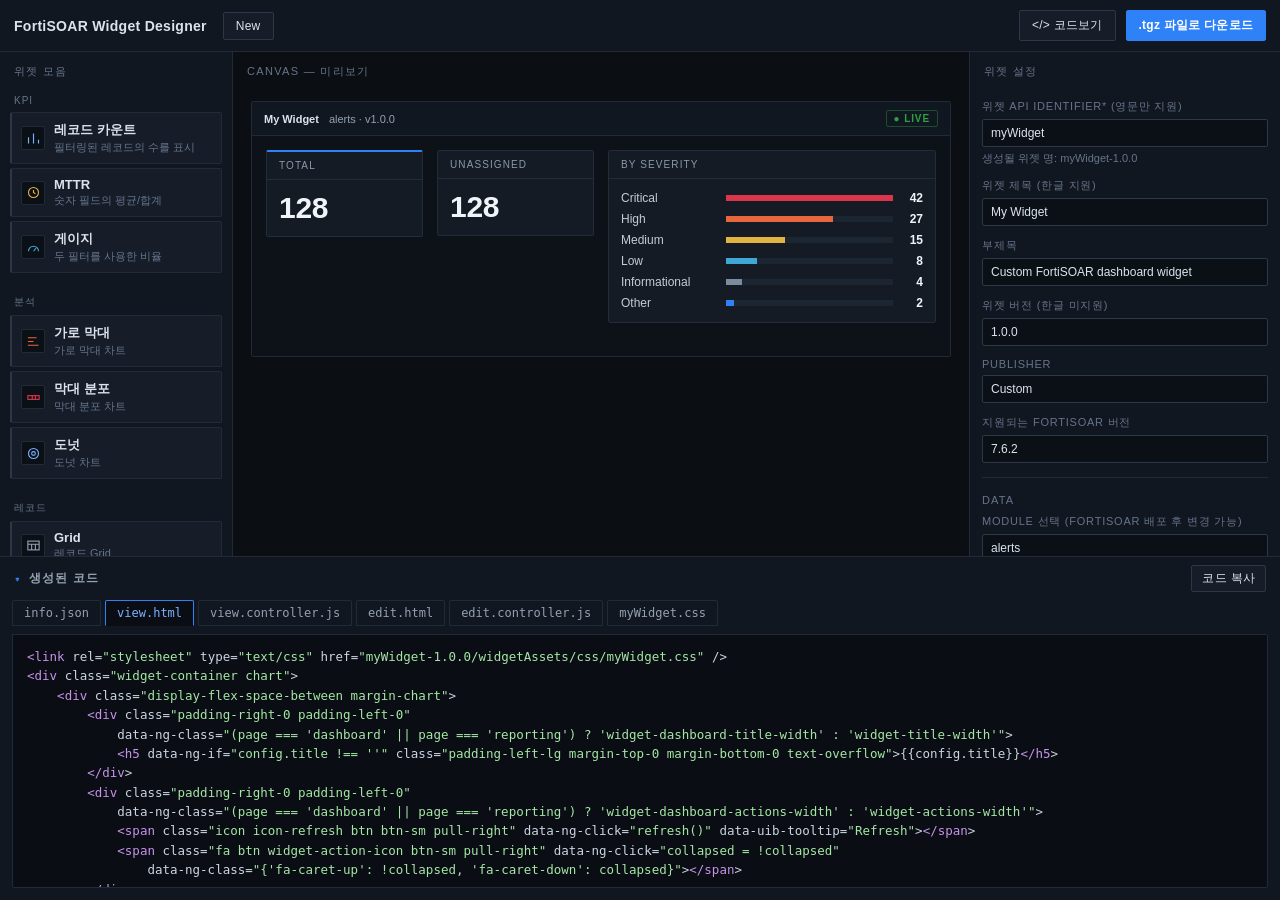
<file: index.html>
<!DOCTYPE html>
<html lang="ko">
<head>
<meta charset="utf-8">
<meta name="viewport" content="width=device-width, initial-scale=1">
<title>FortiSOAR Widget Designer</title>
<!-- Builder chrome (toolbar, panes, properties form, code drawer). -->
<link rel="stylesheet" href="css/app.css">
<!-- Canvas preview theme - deliberately mirrors the CSS this tool generates. -->
<link rel="stylesheet" href="css/preview.css">
</head>
<body>
<div id="app">

  <div class="toolbar">
    <div class="brand">FortiSOAR <span>Widget Designer</span></div>
    <button class="btn" id="btnNew">New</button>
    <div class="tb-spacer"></div>
    <span id="saveState" style="font-size:11px;color:var(--fg-faint)"></span>
    <button class="btn" id="btnCode">&lt;/&gt; 코드보기</button>
    <button class="btn btn-primary" id="btnDownload">.tgz 파일로 다운로드</button>
  </div>

  <div class="body">
    <!-- PALETTE -->
    <div class="pane">
      <div class="pane-title">위젯 모음</div>
      <div id="palette"></div>
    </div>

    <!-- CANVAS -->
    <div class="pane pane-center">
      <div class="pane-title">Canvas &mdash; 미리보기</div>
      <div class="canvas-wrap">
        <div class="device">
          <div class="device-bar">
            <b id="devTitle">Widget</b>
            <span id="devMeta"></span>
            <span class="prev-live" id="prevLive">&#9679; LIVE</span>
          </div>
          <div class="prev" id="prev">
            <div class="prev-grid" id="grid"></div>
          </div>
        </div>
      </div>
    </div>

    <!-- PROPERTIES -->
    <div class="pane">
      <div class="pane-title">위젯 설정</div>
      <div id="props" class="props"></div>
    </div>
  </div>

  <!-- CODE DRAWER -->
  <div class="drawer" id="drawer">
    <div class="drawer-head" id="drawerHead">
      <span class="caret">&#9656;</span>
      <span class="drawer-head-title">생성된 코드</span>
      <div class="tb-spacer"></div>
      <button class="btn" id="btnCopy" style="padding:4px 10px;font-size:12px">코드 복사</button>
    </div>
    <div class="drawer-body">
      <div class="tabs" id="tabs"></div>
      <div id="warnBox"></div>
      <pre class="code" id="code"></pre>
    </div>
  </div>

</div>

<div class="toast" id="toast"></div>

<!--
  Plain classic scripts sharing globals - no bundler and no ES modules, so the tool
  still opens straight off the filesystem (file://) on an air-gapped box.
  Load order matters: definitions first, boot last.
-->
<script src="js/blocks.js"></script>
<script src="js/state.js"></script>
<script src="js/palette.js"></script>
<script src="js/canvas.js"></script>
<script src="js/props.js"></script>
<script src="js/codegen.js"></script>
<script src="js/package.js"></script>
<script src="js/app.js"></script>
</body>
</html>
</file>
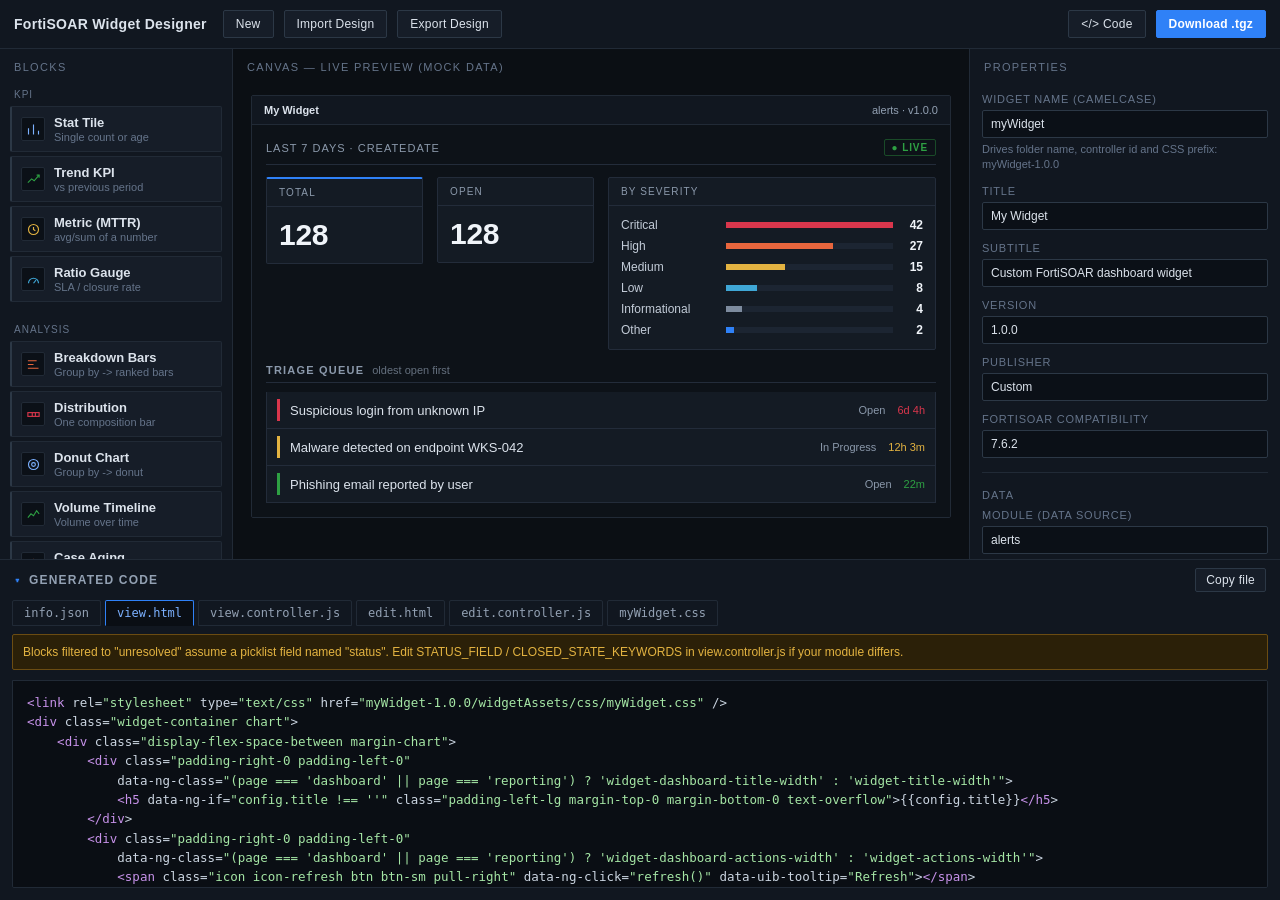
<file: FSR Widget Builder/index.html>
<!DOCTYPE html>
<html lang="ko">
<head>
<meta charset="utf-8">
<meta name="viewport" content="width=device-width, initial-scale=1">
<title>FortiSOAR Widget Designer</title>
<!-- Builder chrome (toolbar, panes, properties form, code drawer). -->
<link rel="stylesheet" href="css/app.css">
<!-- Canvas preview theme - deliberately mirrors the CSS this tool generates. -->
<link rel="stylesheet" href="css/preview.css">
</head>
<body>
<div id="app">

  <div class="toolbar">
    <div class="brand">FortiSOAR <span>Widget Designer</span></div>
    <button class="btn" id="btnNew">New</button>
    <button class="btn" id="btnImport">Import Design</button>
    <button class="btn" id="btnExport">Export Design</button>
    <div class="tb-spacer"></div>
    <span id="saveState" style="font-size:11px;color:var(--fg-faint)"></span>
    <button class="btn" id="btnCode">&lt;/&gt; Code</button>
    <button class="btn btn-primary" id="btnDownload">Download .tgz</button>
  </div>

  <div class="body">
    <!-- PALETTE -->
    <div class="pane">
      <div class="pane-title">Blocks</div>
      <div id="palette"></div>
    </div>

    <!-- CANVAS -->
    <div class="pane pane-center">
      <div class="pane-title">Canvas &mdash; live preview (mock data)</div>
      <div class="canvas-wrap">
        <div class="device">
          <div class="device-bar">
            <b id="devTitle">Widget</b>
            <span id="devMeta"></span>
          </div>
          <div class="prev" id="prev">
            <div class="prev-period">
              <span class="lhs" id="prevPeriod">Last 7 Days &middot; createDate</span>
              <span class="prev-live" id="prevLive">&#9679; LIVE</span>
            </div>
            <div class="prev-grid" id="grid"></div>
          </div>
        </div>
      </div>
    </div>

    <!-- PROPERTIES -->
    <div class="pane">
      <div class="pane-title">Properties</div>
      <div id="props" class="props"></div>
    </div>
  </div>

  <!-- CODE DRAWER -->
  <div class="drawer" id="drawer">
    <div class="drawer-head" id="drawerHead">
      <span class="caret">&#9656;</span>
      <span class="drawer-head-title">Generated Code</span>
      <div class="tb-spacer"></div>
      <button class="btn" id="btnCopy" style="padding:4px 10px;font-size:12px">Copy file</button>
    </div>
    <div class="drawer-body">
      <div class="tabs" id="tabs"></div>
      <div id="warnBox"></div>
      <pre class="code" id="code"></pre>
    </div>
  </div>

</div>

<div class="toast" id="toast"></div>
<input type="file" id="fileIn" accept="application/json" style="display:none">

<!--
  Plain classic scripts sharing globals - no bundler and no ES modules, so the tool
  still opens straight off the filesystem (file://) on an air-gapped box.
  Load order matters: definitions first, boot last.
-->
<script src="js/blocks.js"></script>
<script src="js/state.js"></script>
<script src="js/palette.js"></script>
<script src="js/canvas.js"></script>
<script src="js/props.js"></script>
<script src="js/codegen.js"></script>
<script src="js/package.js"></script>
<script src="js/app.js"></script>
</body>
</html>
</file>
<file: css/app.css>
:root {
    --bg: #0b0f14;
    --bg-2: #111720;
    --bg-3: #161d28;
    --line: #212a36;
    --line-2: #2c3846;
    --fg: #dce3ec;
    --fg-dim: #93a1b3;
    --fg-faint: #65748a;
    /* Semantic severity ramp - color carries meaning, it is not decoration. */
    --accent: #2f81f7;
    --crit: #d9364c;
    --high: #e8663d;
    --med: #e3b341;
    --low: #3fa7d6;
    --info: #7d8b9e;
    --ok: #2ea043;
    --radius: 2px;
  }

  * { box-sizing: border-box; }

  html, body {
    margin: 0;
    height: 100%;
    background: var(--bg);
    color: var(--fg);
    font-family: -apple-system, "Segoe UI", Roboto, "Malgun Gothic", sans-serif;
    font-size: 14px;
    overflow: hidden;
  }

  button { font-family: inherit; }

  /* ---------- app shell ---------- */
  #app {
    display: grid;
    grid-template-rows: auto 1fr auto;
    height: 100%;
  }

  .toolbar {
    display: flex;
    align-items: center;
    gap: 10px;
    padding: 10px 14px;
    background: var(--bg-2);
    border-bottom: 1px solid var(--line);
  }

  .brand {
    font-weight: 700;
    letter-spacing: .02em;
    margin-right: 6px;
    white-space: nowrap;
  }
  .brand span { color: var(--cyan); }

  .tb-spacer { flex: 1 1 auto; }

  .btn {
    background: var(--bg-3);
    color: var(--fg);
    border: 1px solid var(--line-2);
    border-radius: var(--radius);
    padding: 6px 12px;
    cursor: pointer;
    font-size: 12px;
    letter-spacing: .02em;
    white-space: nowrap;
  }
  .btn:hover { border-color: #46586e; background: #1c2431; }
  .btn-primary {
    background: var(--accent);
    border-color: var(--accent);
    color: #fff;
    font-weight: 600;
  }
  .btn-primary:hover { background: #4593ff; border-color: #4593ff; }
  .btn-danger:hover { border-color: var(--crit); color: var(--crit); }

  /* ---------- 3-pane body ---------- */
  .body {
    display: grid;
    grid-template-columns: 232px 1fr 310px;
    min-height: 0;
  }

  .pane {
    min-height: 0;
    overflow-y: auto;
    background: var(--bg-2);
  }
  .pane-center { background: var(--bg); border-left: 1px solid var(--line); border-right: 1px solid var(--line); }

  .pane-title {
    font-size: 11px;
    text-transform: uppercase;
    letter-spacing: .12em;
    color: var(--fg-faint);
    padding: 12px 14px 8px;
    position: sticky;
    top: 0;
    background: var(--bg-2);
    z-index: 2;
  }
  .pane-center .pane-title { background: var(--bg); }

  /* ---------- palette ---------- */
  .pal-group { padding: 0 10px 10px; }
  .pal-group-name {
    font-size: 10px;
    text-transform: uppercase;
    letter-spacing: .1em;
    color: var(--fg-faint);
    padding: 8px 4px 6px;
  }
  .pal-item {
    display: flex;
    align-items: center;
    gap: 9px;
    padding: 8px 9px;
    margin-bottom: 4px;
    background: var(--bg-3);
    border: 1px solid var(--line);
    border-left: 2px solid var(--line-2);
    border-radius: var(--radius);
    cursor: grab;
    user-select: none;
  }
  .pal-item:hover { border-color: var(--line-2); border-left-color: var(--accent); background: #1a2230; }
  .pal-item:active { cursor: grabbing; }
  .pal-ico {
    width: 24px; height: 24px; flex: 0 0 24px;
    display: grid; place-items: center;
    border-radius: var(--radius);
    background: #0b1017;
    border: 1px solid var(--line);
  }
  .pal-ico svg { width: 15px; height: 15px; }
  .pal-name { font-size: 13px; font-weight: 600; }
  .pal-desc { font-size: 11px; color: var(--fg-faint); margin-top: 1px; }

  /* ---------- canvas ---------- */
  .canvas-wrap { padding: 14px 18px 26px; }


  .empty-canvas {
    border: 1px dashed #2c3a4d;
    border-radius: var(--radius);
    padding: 46px 20px;
    text-align: center;
    color: var(--fg-faint);
  }
  .empty-canvas b { display: block; color: var(--fg-dim); margin-bottom: 6px; font-size: 14px; }

  .drop-line {
    grid-column: span 12;
    height: 0;
    border-top: 2px solid var(--accent);
    margin: -8px 0;
  }
  .canvas-over { background: rgba(47,129,247,.04); }

  /* ---------- properties ---------- */
  .props { padding: 0 12px 20px; }
  .fld { margin-bottom: 12px; }
  .fld > label {
    display: block;
    font-size: 11px;
    text-transform: uppercase;
    letter-spacing: .07em;
    color: var(--fg-faint);
    margin-bottom: 5px;
  }
  .fld input[type=text], .fld input[type=number], .fld select, .fld textarea {
    width: 100%;
    background: #0b1017;
    border: 1px solid var(--line-2);
    color: var(--fg);
    border-radius: var(--radius);
    padding: 6px 8px;
    font-size: 12px;
    font-family: inherit;
  }
  .fld input:focus, .fld select:focus, .fld textarea:focus { outline: none; border-color: var(--accent); }
  .fld .hint { font-size: 11px; color: var(--fg-faint); margin-top: 4px; line-height: 1.4; }
  .fld-check { display: flex; align-items: center; gap: 8px; margin-bottom: 10px; }
  .fld-check input { width: 15px; height: 15px; accent-color: #0e91b3; }
  .fld-check label { font-size: 13px; }

  .prop-head {
    display: flex; align-items: center; justify-content: space-between;
    padding: 12px 12px 8px;
  }
  .prop-kind {
    font-size: 10px; letter-spacing: .1em; text-transform: uppercase;
    background: #16283f; color: #7cb1ff; border: 1px solid #24405f;
    padding: 2px 7px; border-radius: var(--radius); font-weight: 600;
  }
  .divider { height: 1px; background: var(--line); margin: 14px 0; }
  .sub-head {
    font-size: 11px; text-transform: uppercase; letter-spacing: .1em;
    color: var(--fg-faint); margin: 16px 0 8px;
  }
  .swatches { display: flex; gap: 7px; }
  .swatch { width: 26px; height: 26px; border-radius: var(--radius); border: 2px solid transparent; cursor: pointer; }
  .swatch.on { border-color: #fff; }

  /* ---------- code drawer ---------- */
  .drawer {
    border-top: 1px solid var(--line);
    background: var(--bg-2);
    display: grid;
    grid-template-rows: auto 0fr;
    transition: grid-template-rows .18s ease;
  }
  .drawer.open { grid-template-rows: auto 1fr; }
  .drawer-head {
    display: flex; align-items: center; gap: 8px;
    padding: 8px 14px;
    cursor: pointer;
    user-select: none;
  }
  .drawer-head .caret { color: var(--accent); transition: transform .18s; display: inline-block; }
  .drawer.open .caret { transform: rotate(90deg); }
  .drawer-head-title { font-size: 12px; text-transform: uppercase; letter-spacing: .1em; color: var(--fg-dim); font-weight: 600; }
  .drawer-body { min-height: 0; overflow: hidden; display: flex; flex-direction: column; }
  .drawer.open .drawer-body { height: 300px; }

  .tabs { display: flex; gap: 4px; padding: 0 12px 8px; flex-wrap: wrap; }
  .tab {
    background: transparent; border: 1px solid var(--line);
    color: var(--fg-dim); border-radius: var(--radius) var(--radius) 0 0;
    padding: 5px 11px; font-size: 12px; cursor: pointer;
    font-family: Consolas, monospace;
  }
  .tab.on { background: #0a0e14; color: #7cb1ff; border-color: var(--accent); border-bottom-color: #0a0e14; }

  .code {
    flex: 1 1 auto;
    margin: 0 12px 12px;
    background: #0a0e14;
    border: 1px solid var(--line);
    border-radius: 0 var(--radius) var(--radius) var(--radius);
    overflow: auto;
    padding: 12px 14px;
    font-family: Consolas, "SFMono-Regular", monospace;
    font-size: 12.5px;
    line-height: 1.55;
    white-space: pre;
    color: #cbd5e1;
  }
  .code .k { color: #c792ea; }
  .code .s { color: #a5e6a5; }
  .code .c { color: #5c6b80; font-style: italic; }
  .code .n { color: #f7c67f; }

  .toast {
    position: fixed;
    bottom: 18px; left: 50%;
    transform: translateX(-50%) translateY(24px);
    background: var(--accent);
    color: #fff;
    padding: 9px 18px;
    border-radius: var(--radius);
    font-size: 13px;
    font-weight: 600;
    opacity: 0;
    pointer-events: none;
    transition: opacity .2s, transform .2s;
    z-index: 99;
  }
  .toast.show { opacity: 1; transform: translateX(-50%) translateY(0); }

  .warn {
    margin: 0 12px 10px;
    background: #2b2008;
    border: 1px solid #6b4c12;
    color: #e3b341;
    border-radius: var(--radius);
    padding: 8px 10px;
    font-size: 12px;
    line-height: 1.5;
  }
</file>
<file: css/preview.css>
.device {
    max-width: 900px;
    margin: 0 auto;
    border: 1px solid var(--line);
    border-radius: var(--radius);
    overflow: hidden;
    background: #0d1218;
  }
  .device-bar {
    display: flex; align-items: center; gap: 10px;
    padding: 8px 12px;
    background: var(--bg-2);
    border-bottom: 1px solid var(--line);
    font-size: 11px;
    color: var(--fg-dim);
  }
  .device-bar b { color: var(--fg); font-weight: 600; }

  /* preview theme - mirrors the generated widget CSS exactly */
  .prev {
    position: relative;
    padding: 14px;
    color: #dce3ec;
    font-family: -apple-system, "Segoe UI", Roboto, "Malgun Gothic", sans-serif;
    font-size: 13px;
    background: #0d1218;
    min-height: 220px;
  }
  .prev-live {
    margin-left: auto;
    color: var(--ok); font-weight: 600; letter-spacing: .09em; font-size: 10px;
    border: 1px solid rgba(46,160,67,.4); padding: 2px 7px; border-radius: var(--radius);
  }

  .prev-grid {
    display: grid;
    grid-template-columns: repeat(12, 1fr);
    gap: 14px;
    align-items: start;
  }

  .blk {
    position: relative;
    cursor: pointer;
    outline: 1px dashed transparent;
    outline-offset: 2px;
  }
  .blk:hover { outline-color: #3a4a5e; }
  .blk.sel { outline: 1px solid var(--accent); outline-offset: 2px; }
  .blk.drag { opacity: .35; }

  .blk-tag {
    position: absolute;
    top: -8px; left: 6px;
    font-size: 9px;
    letter-spacing: .1em;
    text-transform: uppercase;
    background: var(--accent);
    color: #fff;
    border-radius: var(--radius);
    padding: 1px 6px;
    font-weight: 600;
    opacity: 0;
    pointer-events: none;
  }
  .blk:hover .blk-tag, .blk.sel .blk-tag { opacity: 1; }

  .blk-del {
    position: absolute;
    top: -8px; right: 4px;
    width: 17px; height: 17px;
    border-radius: var(--radius);
    border: none;
    background: var(--crit);
    color: #fff;
    font-weight: 700;
    font-size: 12px;
    line-height: 1;
    cursor: pointer;
    opacity: 0;
  }
  .blk:hover .blk-del, .blk.sel .blk-del { opacity: 1; }

  /* widget-ish inner styles for preview - flat panels, 1px rules, no glow */
  .tile {
    background: #141b24;
    border: 1px solid #232c3a;
    border-radius: var(--radius);
    height: 100%;
  }
  .tile.accent { border-top: 2px solid var(--accent); }
  .tile-label {
    font-size: 10px; text-transform: uppercase; letter-spacing: .11em;
    color: #8b99ab; padding: 8px 12px; border-bottom: 1px solid #232c3a;
    display: flex; align-items: center; justify-content: space-between;
  }
  .tile-body { padding: 12px; }
  .tile-value {
    font-size: 30px; font-weight: 600; line-height: 1.05; color: #f0f4f9;
    font-variant-numeric: tabular-nums; letter-spacing: -.01em;
  }
  .tile-unit { font-size: 13px; color: #8b99ab; margin-left: 4px; font-weight: 400; }
  .tile-sub { font-size: 11px; color: #8b99ab; margin-top: 5px; }
  .u-low { color: var(--ok) !important; }
  .u-med { color: var(--med) !important; }
  .u-high { color: var(--crit) !important; }
  .delta-up { color: var(--crit); }
  .delta-down { color: var(--ok); }
  .delta-flat { color: #8b99ab; }

  .bar-row { display: flex; align-items: center; gap: 8px; margin-bottom: 7px; }
  .bar-row:last-child { margin-bottom: 0; }
  .bar-rank { flex: 0 0 auto; font-size: 10px; color: #65748a; width: 14px; font-variant-numeric: tabular-nums; }
  .bar-label {
    flex: 0 0 32%; max-width: 32%; font-size: 12px;
    overflow: hidden; text-overflow: ellipsis; white-space: nowrap; color: #c3ccd8;
  }
  .bar-track { flex: 1 1 auto; height: 6px; background: #1c2532; border-radius: 0; overflow: hidden; }
  .bar-fill { height: 100%; }
  .bar-value { flex: 0 0 auto; font-size: 12px; font-weight: 600; color: #f0f4f9; font-variant-numeric: tabular-nums; min-width: 22px; text-align: right; }

  .seg-bar { display: flex; height: 22px; border: 1px solid #232c3a; overflow: hidden; }
  .seg { height: 100%; }
  .seg-legend { display: flex; flex-wrap: wrap; gap: 4px 14px; margin-top: 9px; }
  .seg-key { display: flex; align-items: center; gap: 6px; font-size: 11px; color: #c3ccd8; }
  .seg-swatch { width: 8px; height: 8px; flex: 0 0 auto; }

  .sec-title {
    font-size: 11px; font-weight: 600; text-transform: uppercase; letter-spacing: .11em;
    color: #8b99ab; margin-bottom: 9px; padding-bottom: 6px; border-bottom: 1px solid #232c3a;
  }
  .tbl { width: 100%; border-collapse: collapse; font-size: 12px; }
  .tbl th {
    text-align: left; font-size: 10px; text-transform: uppercase; letter-spacing: .09em;
    color: #8b99ab; font-weight: 600; padding: 6px 9px;
    border-bottom: 1px solid #2c3846; background: #111720;
  }
  .tbl td { padding: 6px 9px; border-bottom: 1px solid #1c2532; color: #c3ccd8; }
  .tbl tr:hover td { background: #161d28; }

  .trend-wrap { border: 1px solid #232c3a; background: #141b24; padding: 10px 12px 6px; }
  .trend-svg { width: 100%; height: 58px; display: block; overflow: visible; }
  .trend-range { display: flex; justify-content: space-between; font-size: 10px; color: #65748a; margin-top: 3px; }

  .gauge-wrap { display: flex; align-items: center; gap: 14px; }
  .gauge-svg { width: 96px; height: 56px; flex: 0 0 auto; }
</file>
<file: FSR Widget Builder/css/app.css>
:root {
    --bg: #0b0f14;
    --bg-2: #111720;
    --bg-3: #161d28;
    --line: #212a36;
    --line-2: #2c3846;
    --fg: #dce3ec;
    --fg-dim: #93a1b3;
    --fg-faint: #65748a;
    /* Semantic severity ramp - color carries meaning, it is not decoration. */
    --accent: #2f81f7;
    --crit: #d9364c;
    --high: #e8663d;
    --med: #e3b341;
    --low: #3fa7d6;
    --info: #7d8b9e;
    --ok: #2ea043;
    --radius: 2px;
  }

  * { box-sizing: border-box; }

  html, body {
    margin: 0;
    height: 100%;
    background: var(--bg);
    color: var(--fg);
    font-family: -apple-system, "Segoe UI", Roboto, "Malgun Gothic", sans-serif;
    font-size: 14px;
    overflow: hidden;
  }

  button { font-family: inherit; }

  /* ---------- app shell ---------- */
  #app {
    display: grid;
    grid-template-rows: auto 1fr auto;
    height: 100%;
  }

  .toolbar {
    display: flex;
    align-items: center;
    gap: 10px;
    padding: 10px 14px;
    background: var(--bg-2);
    border-bottom: 1px solid var(--line);
  }

  .brand {
    font-weight: 700;
    letter-spacing: .02em;
    margin-right: 6px;
    white-space: nowrap;
  }
  .brand span { color: var(--cyan); }

  .tb-spacer { flex: 1 1 auto; }

  .btn {
    background: var(--bg-3);
    color: var(--fg);
    border: 1px solid var(--line-2);
    border-radius: var(--radius);
    padding: 6px 12px;
    cursor: pointer;
    font-size: 12px;
    letter-spacing: .02em;
    white-space: nowrap;
  }
  .btn:hover { border-color: #46586e; background: #1c2431; }
  .btn-primary {
    background: var(--accent);
    border-color: var(--accent);
    color: #fff;
    font-weight: 600;
  }
  .btn-primary:hover { background: #4593ff; border-color: #4593ff; }
  .btn-danger:hover { border-color: var(--crit); color: var(--crit); }

  /* ---------- 3-pane body ---------- */
  .body {
    display: grid;
    grid-template-columns: 232px 1fr 310px;
    min-height: 0;
  }

  .pane {
    min-height: 0;
    overflow-y: auto;
    background: var(--bg-2);
  }
  .pane-center { background: var(--bg); border-left: 1px solid var(--line); border-right: 1px solid var(--line); }

  .pane-title {
    font-size: 11px;
    text-transform: uppercase;
    letter-spacing: .12em;
    color: var(--fg-faint);
    padding: 12px 14px 8px;
    position: sticky;
    top: 0;
    background: var(--bg-2);
    z-index: 2;
  }
  .pane-center .pane-title { background: var(--bg); }

  /* ---------- palette ---------- */
  .pal-group { padding: 0 10px 10px; }
  .pal-group-name {
    font-size: 10px;
    text-transform: uppercase;
    letter-spacing: .1em;
    color: var(--fg-faint);
    padding: 8px 4px 6px;
  }
  .pal-item {
    display: flex;
    align-items: center;
    gap: 9px;
    padding: 8px 9px;
    margin-bottom: 4px;
    background: var(--bg-3);
    border: 1px solid var(--line);
    border-left: 2px solid var(--line-2);
    border-radius: var(--radius);
    cursor: grab;
    user-select: none;
  }
  .pal-item:hover { border-color: var(--line-2); border-left-color: var(--accent); background: #1a2230; }
  .pal-item:active { cursor: grabbing; }
  .pal-ico {
    width: 24px; height: 24px; flex: 0 0 24px;
    display: grid; place-items: center;
    border-radius: var(--radius);
    background: #0b1017;
    border: 1px solid var(--line);
  }
  .pal-ico svg { width: 15px; height: 15px; }
  .pal-name { font-size: 13px; font-weight: 600; }
  .pal-desc { font-size: 11px; color: var(--fg-faint); margin-top: 1px; }

  /* ---------- canvas ---------- */
  .canvas-wrap { padding: 14px 18px 26px; }


  .empty-canvas {
    border: 1px dashed #2c3a4d;
    border-radius: var(--radius);
    padding: 46px 20px;
    text-align: center;
    color: var(--fg-faint);
  }
  .empty-canvas b { display: block; color: var(--fg-dim); margin-bottom: 6px; font-size: 14px; }

  .drop-line {
    grid-column: span 12;
    height: 0;
    border-top: 2px solid var(--accent);
    margin: -8px 0;
  }
  .canvas-over { background: rgba(47,129,247,.04); }

  /* ---------- properties ---------- */
  .props { padding: 0 12px 20px; }
  .fld { margin-bottom: 12px; }
  .fld > label {
    display: block;
    font-size: 11px;
    text-transform: uppercase;
    letter-spacing: .07em;
    color: var(--fg-faint);
    margin-bottom: 5px;
  }
  .fld input[type=text], .fld input[type=number], .fld select, .fld textarea {
    width: 100%;
    background: #0b1017;
    border: 1px solid var(--line-2);
    color: var(--fg);
    border-radius: var(--radius);
    padding: 6px 8px;
    font-size: 12px;
    font-family: inherit;
  }
  .fld input:focus, .fld select:focus, .fld textarea:focus { outline: none; border-color: var(--accent); }
  .fld .hint { font-size: 11px; color: var(--fg-faint); margin-top: 4px; line-height: 1.4; }
  .fld-check { display: flex; align-items: center; gap: 8px; margin-bottom: 10px; }
  .fld-check input { width: 15px; height: 15px; accent-color: #0e91b3; }
  .fld-check label { font-size: 13px; }

  .prop-head {
    display: flex; align-items: center; justify-content: space-between;
    padding: 12px 12px 8px;
  }
  .prop-kind {
    font-size: 10px; letter-spacing: .1em; text-transform: uppercase;
    background: #16283f; color: #7cb1ff; border: 1px solid #24405f;
    padding: 2px 7px; border-radius: var(--radius); font-weight: 600;
  }
  .divider { height: 1px; background: var(--line); margin: 14px 0; }
  .sub-head {
    font-size: 11px; text-transform: uppercase; letter-spacing: .1em;
    color: var(--fg-faint); margin: 16px 0 8px;
  }
  .swatches { display: flex; gap: 7px; }
  .swatch { width: 26px; height: 26px; border-radius: var(--radius); border: 2px solid transparent; cursor: pointer; }
  .swatch.on { border-color: #fff; }

  /* ---------- code drawer ---------- */
  .drawer {
    border-top: 1px solid var(--line);
    background: var(--bg-2);
    display: grid;
    grid-template-rows: auto 0fr;
    transition: grid-template-rows .18s ease;
  }
  .drawer.open { grid-template-rows: auto 1fr; }
  .drawer-head {
    display: flex; align-items: center; gap: 8px;
    padding: 8px 14px;
    cursor: pointer;
    user-select: none;
  }
  .drawer-head .caret { color: var(--accent); transition: transform .18s; display: inline-block; }
  .drawer.open .caret { transform: rotate(90deg); }
  .drawer-head-title { font-size: 12px; text-transform: uppercase; letter-spacing: .1em; color: var(--fg-dim); font-weight: 600; }
  .drawer-body { min-height: 0; overflow: hidden; display: flex; flex-direction: column; }
  .drawer.open .drawer-body { height: 300px; }

  .tabs { display: flex; gap: 4px; padding: 0 12px 8px; flex-wrap: wrap; }
  .tab {
    background: transparent; border: 1px solid var(--line);
    color: var(--fg-dim); border-radius: var(--radius) var(--radius) 0 0;
    padding: 5px 11px; font-size: 12px; cursor: pointer;
    font-family: Consolas, monospace;
  }
  .tab.on { background: #0a0e14; color: #7cb1ff; border-color: var(--accent); border-bottom-color: #0a0e14; }

  .code {
    flex: 1 1 auto;
    margin: 0 12px 12px;
    background: #0a0e14;
    border: 1px solid var(--line);
    border-radius: 0 var(--radius) var(--radius) var(--radius);
    overflow: auto;
    padding: 12px 14px;
    font-family: Consolas, "SFMono-Regular", monospace;
    font-size: 12.5px;
    line-height: 1.55;
    white-space: pre;
    color: #cbd5e1;
  }
  .code .k { color: #c792ea; }
  .code .s { color: #a5e6a5; }
  .code .c { color: #5c6b80; font-style: italic; }
  .code .n { color: #f7c67f; }

  .toast {
    position: fixed;
    bottom: 18px; left: 50%;
    transform: translateX(-50%) translateY(24px);
    background: var(--accent);
    color: #fff;
    padding: 9px 18px;
    border-radius: var(--radius);
    font-size: 13px;
    font-weight: 600;
    opacity: 0;
    pointer-events: none;
    transition: opacity .2s, transform .2s;
    z-index: 99;
  }
  .toast.show { opacity: 1; transform: translateX(-50%) translateY(0); }

  .warn {
    margin: 0 12px 10px;
    background: #2b2008;
    border: 1px solid #6b4c12;
    color: #e3b341;
    border-radius: var(--radius);
    padding: 8px 10px;
    font-size: 12px;
    line-height: 1.5;
  }
</file>
<file: FSR Widget Builder/css/preview.css>
.device {
    max-width: 900px;
    margin: 0 auto;
    border: 1px solid var(--line);
    border-radius: var(--radius);
    overflow: hidden;
    background: #0d1218;
  }
  .device-bar {
    display: flex; align-items: center; justify-content: space-between;
    padding: 8px 12px;
    background: var(--bg-2);
    border-bottom: 1px solid var(--line);
    font-size: 11px;
    color: var(--fg-dim);
  }
  .device-bar b { color: var(--fg); font-weight: 600; }

  /* preview theme - mirrors the generated widget CSS exactly */
  .prev {
    position: relative;
    padding: 14px;
    color: #dce3ec;
    font-family: -apple-system, "Segoe UI", Roboto, "Malgun Gothic", sans-serif;
    font-size: 13px;
    background: #0d1218;
    min-height: 220px;
  }
  .prev-period {
    display: flex; align-items: center; justify-content: space-between;
    margin-bottom: 12px;
    padding-bottom: 8px;
    border-bottom: 1px solid #232c3a;
    font-size: 11px;
    text-transform: uppercase;
    letter-spacing: .09em;
    color: #8b99ab;
  }
  .prev-live {
    color: var(--ok); font-weight: 600; letter-spacing: .09em; font-size: 10px;
    border: 1px solid rgba(46,160,67,.4); padding: 2px 7px; border-radius: var(--radius);
  }

  .prev-grid {
    display: grid;
    grid-template-columns: repeat(12, 1fr);
    gap: 14px;
    align-items: start;
  }

  .blk {
    position: relative;
    cursor: pointer;
    outline: 1px dashed transparent;
    outline-offset: 2px;
  }
  .blk:hover { outline-color: #3a4a5e; }
  .blk.sel { outline: 1px solid var(--accent); outline-offset: 2px; }
  .blk.drag { opacity: .35; }

  .blk-tag {
    position: absolute;
    top: -8px; left: 6px;
    font-size: 9px;
    letter-spacing: .1em;
    text-transform: uppercase;
    background: var(--accent);
    color: #fff;
    border-radius: var(--radius);
    padding: 1px 6px;
    font-weight: 600;
    opacity: 0;
    pointer-events: none;
  }
  .blk:hover .blk-tag, .blk.sel .blk-tag { opacity: 1; }

  .blk-del {
    position: absolute;
    top: -8px; right: 4px;
    width: 17px; height: 17px;
    border-radius: var(--radius);
    border: none;
    background: var(--crit);
    color: #fff;
    font-weight: 700;
    font-size: 12px;
    line-height: 1;
    cursor: pointer;
    opacity: 0;
  }
  .blk:hover .blk-del, .blk.sel .blk-del { opacity: 1; }

  /* widget-ish inner styles for preview - flat panels, 1px rules, no glow */
  .tile {
    background: #141b24;
    border: 1px solid #232c3a;
    border-radius: var(--radius);
    height: 100%;
  }
  .tile.accent { border-top: 2px solid var(--accent); }
  .tile-label {
    font-size: 10px; text-transform: uppercase; letter-spacing: .11em;
    color: #8b99ab; padding: 8px 12px; border-bottom: 1px solid #232c3a;
    display: flex; align-items: center; justify-content: space-between;
  }
  .tile-body { padding: 12px; }
  .tile-value {
    font-size: 30px; font-weight: 600; line-height: 1.05; color: #f0f4f9;
    font-variant-numeric: tabular-nums; letter-spacing: -.01em;
  }
  .tile-unit { font-size: 13px; color: #8b99ab; margin-left: 4px; font-weight: 400; }
  .tile-sub { font-size: 11px; color: #8b99ab; margin-top: 5px; }
  .u-low { color: var(--ok) !important; }
  .u-med { color: var(--med) !important; }
  .u-high { color: var(--crit) !important; }
  .delta-up { color: var(--crit); }
  .delta-down { color: var(--ok); }
  .delta-flat { color: #8b99ab; }

  .bar-row { display: flex; align-items: center; gap: 8px; margin-bottom: 7px; }
  .bar-row:last-child { margin-bottom: 0; }
  .bar-rank { flex: 0 0 auto; font-size: 10px; color: #65748a; width: 14px; font-variant-numeric: tabular-nums; }
  .bar-label {
    flex: 0 0 32%; max-width: 32%; font-size: 12px;
    overflow: hidden; text-overflow: ellipsis; white-space: nowrap; color: #c3ccd8;
  }
  .bar-track { flex: 1 1 auto; height: 6px; background: #1c2532; border-radius: 0; overflow: hidden; }
  .bar-fill { height: 100%; }
  .bar-value { flex: 0 0 auto; font-size: 12px; font-weight: 600; color: #f0f4f9; font-variant-numeric: tabular-nums; min-width: 22px; text-align: right; }

  .seg-bar { display: flex; height: 22px; border: 1px solid #232c3a; overflow: hidden; }
  .seg { height: 100%; }
  .seg-legend { display: flex; flex-wrap: wrap; gap: 4px 14px; margin-top: 9px; }
  .seg-key { display: flex; align-items: center; gap: 6px; font-size: 11px; color: #c3ccd8; }
  .seg-swatch { width: 8px; height: 8px; flex: 0 0 auto; }

  .sec-title {
    font-size: 11px; font-weight: 600; text-transform: uppercase; letter-spacing: .11em;
    color: #8b99ab; margin-bottom: 9px; padding-bottom: 6px; border-bottom: 1px solid #232c3a;
  }
  .sec-sub { text-transform: none; font-weight: 400; letter-spacing: normal; font-size: 11px; opacity: .7; margin-left: 8px; }

  .li {
    display: flex; align-items: center; gap: 10px;
    padding: 7px 10px;
    border: 1px solid #232c3a;
    border-top: none;
    background: #141b24;
  }
  .li:first-of-type { border-top: 1px solid #232c3a; }
  .li-dot { width: 3px; height: 22px; flex: 0 0 auto; }
  .li-title { flex: 1 1 auto; min-width: 0; overflow: hidden; text-overflow: ellipsis; white-space: nowrap; font-size: 13px; color: #dce3ec; }
  .li-meta { flex: 0 0 auto; display: flex; gap: 12px; font-size: 11px; color: #8b99ab; font-variant-numeric: tabular-nums; }

  .tbl { width: 100%; border-collapse: collapse; font-size: 12px; }
  .tbl th {
    text-align: left; font-size: 10px; text-transform: uppercase; letter-spacing: .09em;
    color: #8b99ab; font-weight: 600; padding: 6px 9px;
    border-bottom: 1px solid #2c3846; background: #111720;
  }
  .tbl td { padding: 6px 9px; border-bottom: 1px solid #1c2532; color: #c3ccd8; }
  .tbl tr:hover td { background: #161d28; }

  .trend-wrap { border: 1px solid #232c3a; background: #141b24; padding: 10px 12px 6px; }
  .trend-svg { width: 100%; height: 58px; display: block; overflow: visible; }
  .trend-range { display: flex; justify-content: space-between; font-size: 10px; color: #65748a; margin-top: 3px; }

  .gauge-wrap { display: flex; align-items: center; gap: 14px; }
  .gauge-svg { width: 96px; height: 56px; flex: 0 0 auto; }
</file>
